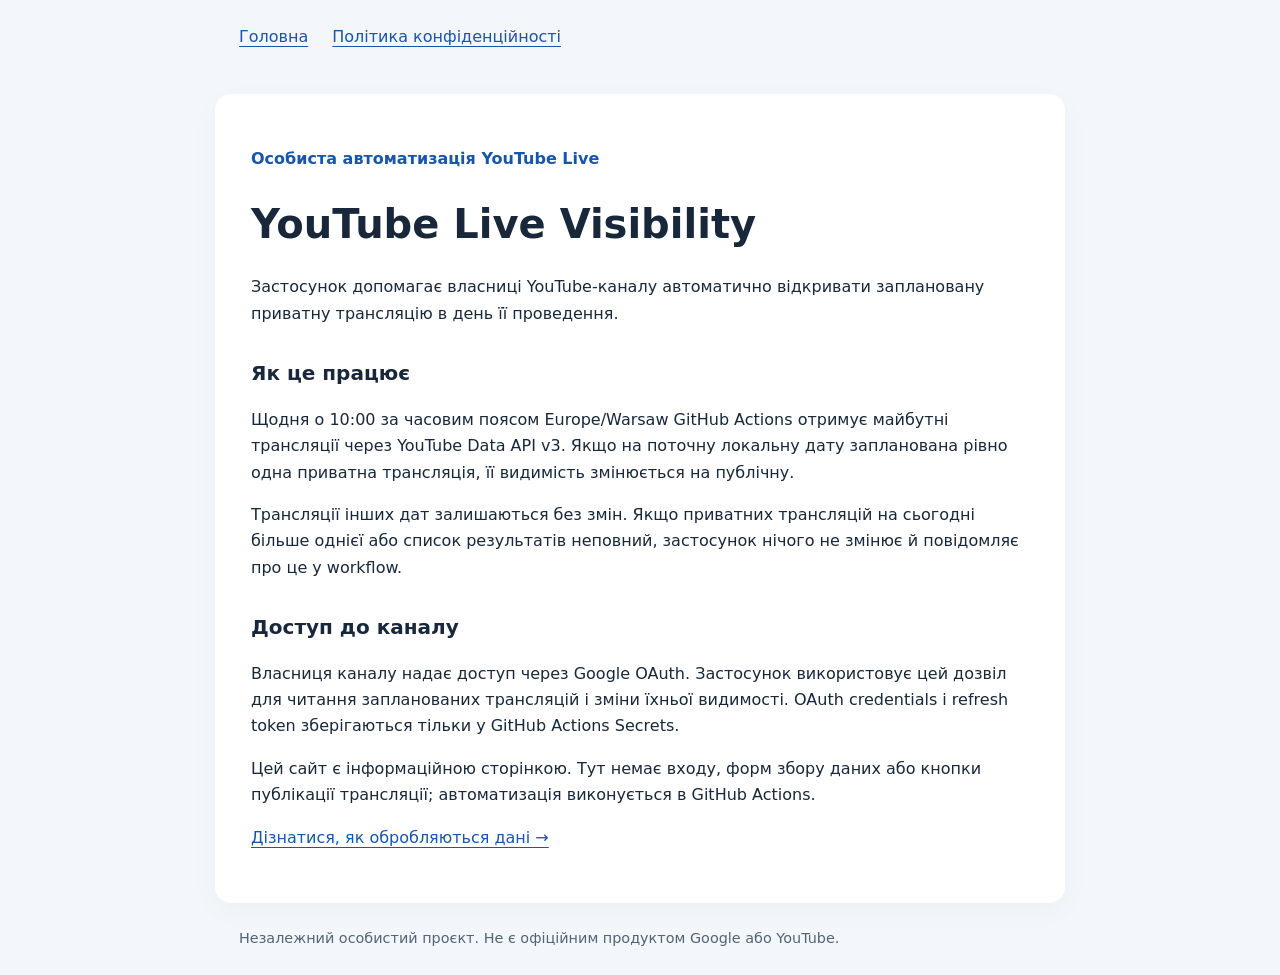
<file: index.html>
<!doctype html>
<html lang="uk">
<head>
  <meta charset="utf-8">
  <meta name="viewport" content="width=device-width, initial-scale=1">
  <meta name="description" content="Особиста автоматизація видимості запланованих трансляцій YouTube Live.">
  <title>YouTube Live Visibility — головна</title>
  <link rel="stylesheet" href="style.css">
</head>
<body>
  <header><nav aria-label="Основна навігація"><a href="./" aria-current="page">Головна</a><a href="privacy.html">Політика конфіденційності</a></nav></header>
  <main>
    <p class="badge">Особиста автоматизація YouTube Live</p>
    <h1>YouTube Live Visibility</h1>
    <p>Застосунок допомагає власниці YouTube-каналу автоматично відкривати заплановану приватну трансляцію в день її проведення.</p>
    <h2>Як це працює</h2>
    <p>Щодня о 10:00 за часовим поясом Europe/Warsaw GitHub Actions отримує майбутні трансляції через YouTube Data API v3. Якщо на поточну локальну дату запланована рівно одна приватна трансляція, її видимість змінюється на публічну.</p>
    <p>Трансляції інших дат залишаються без змін. Якщо приватних трансляцій на сьогодні більше однієї або список результатів неповний, застосунок нічого не змінює й повідомляє про це у workflow.</p>
    <h2>Доступ до каналу</h2>
    <p>Власниця каналу надає доступ через Google OAuth. Застосунок використовує цей дозвіл для читання запланованих трансляцій і зміни їхньої видимості. OAuth credentials і refresh token зберігаються тільки у GitHub Actions Secrets.</p>
    <p>Цей сайт є інформаційною сторінкою. Тут немає входу, форм збору даних або кнопки публікації трансляції; автоматизація виконується в GitHub Actions.</p>
    <p><a href="privacy.html">Дізнатися, як обробляються дані →</a></p>
  </main>
  <footer>Незалежний особистий проєкт. Не є офіційним продуктом Google або YouTube.</footer>
</body>
</html>
</file>
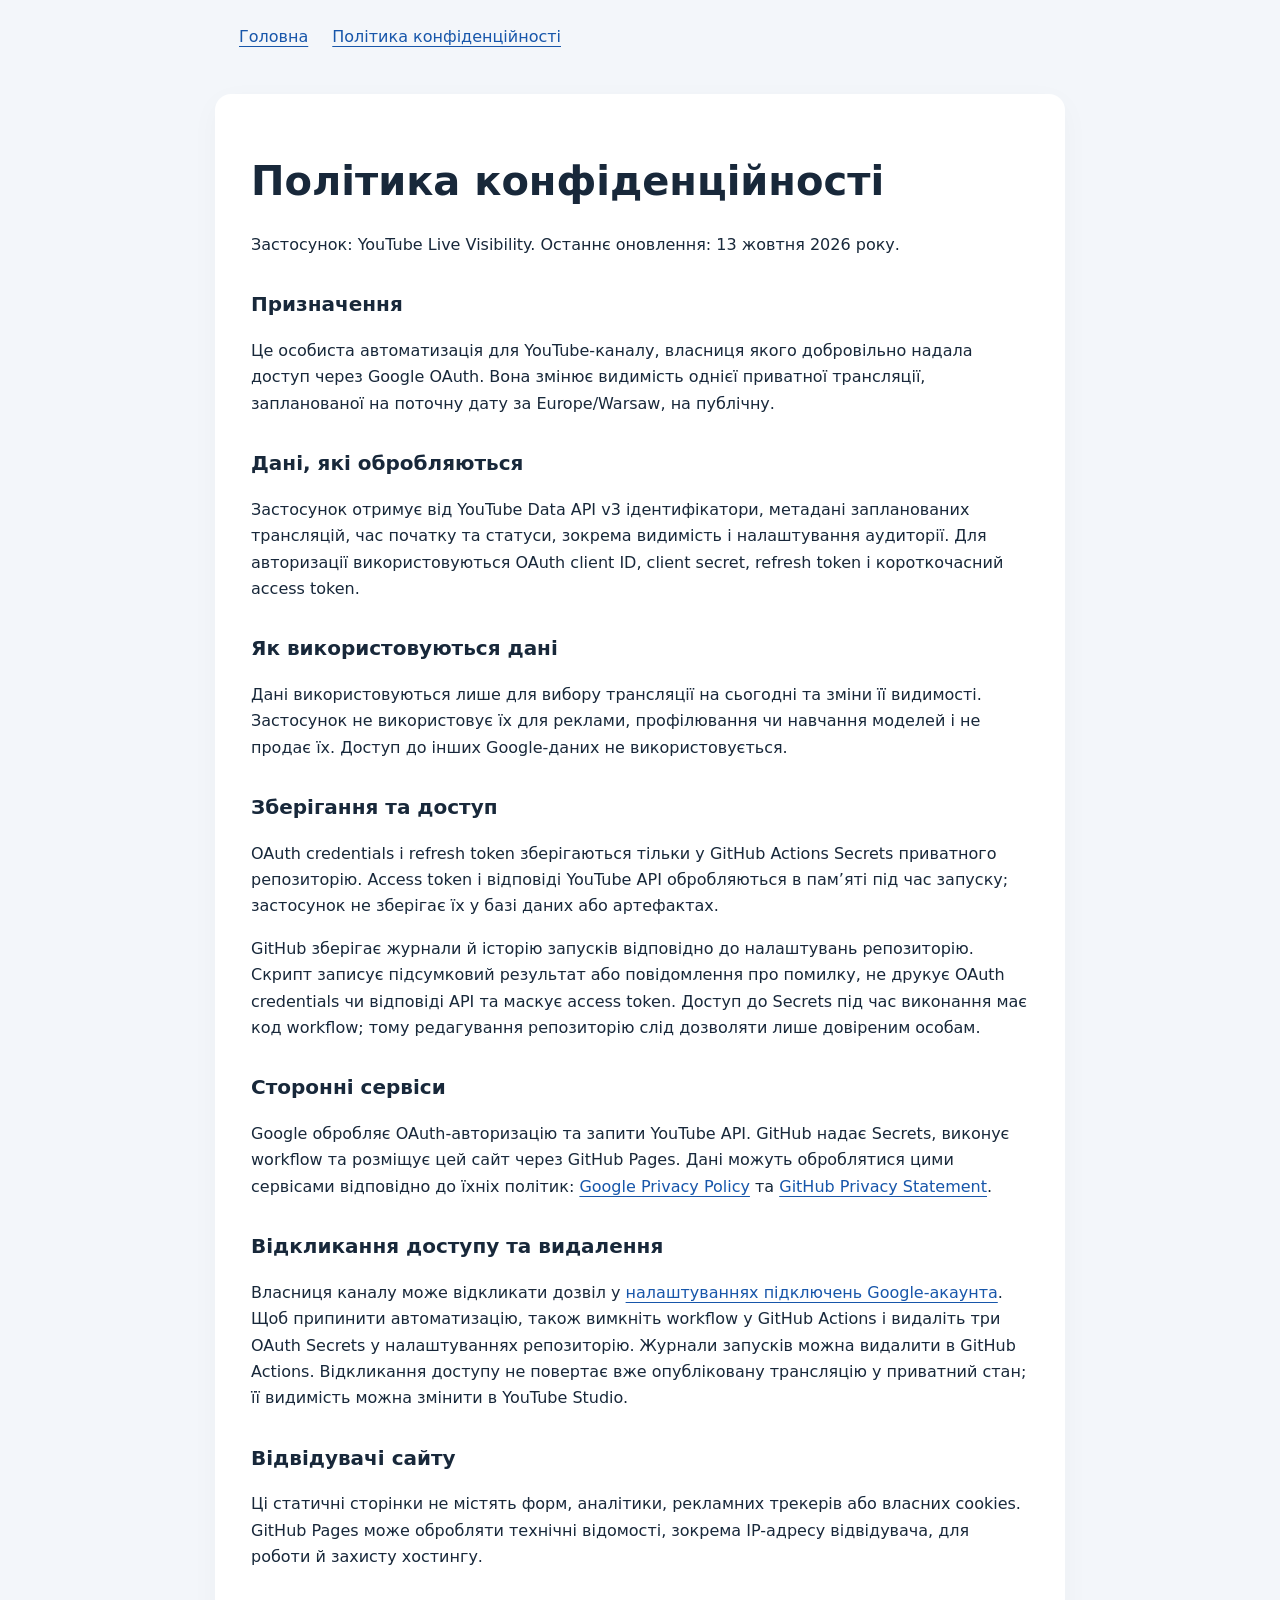
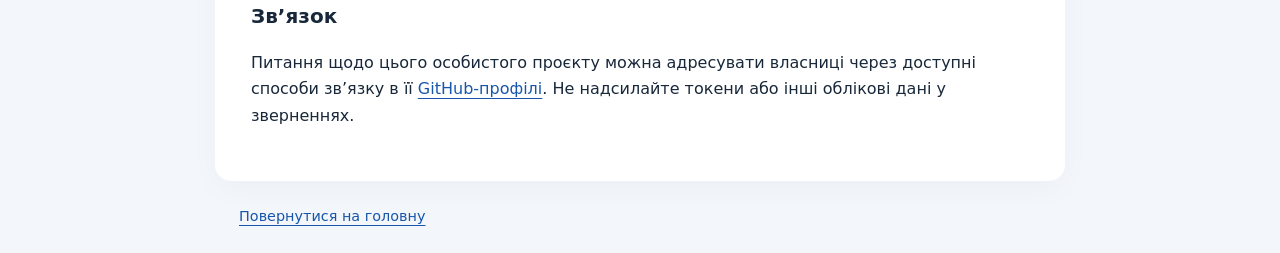
<file: privacy.html>
<!doctype html>
<html lang="uk">
<head>
  <meta charset="utf-8">
  <meta name="viewport" content="width=device-width, initial-scale=1">
  <meta name="description" content="Політика конфіденційності застосунку YouTube Live Visibility.">
  <title>Політика конфіденційності — YouTube Live Visibility</title>
  <link rel="stylesheet" href="style.css">
</head>
<body>
  <header><nav aria-label="Основна навігація"><a href="./">Головна</a><a href="privacy.html" aria-current="page">Політика конфіденційності</a></nav></header>
  <main>
    <h1>Політика конфіденційності</h1>
    <p>Застосунок: YouTube Live Visibility. Останнє оновлення: 13 жовтня 2026 року.</p>
    <h2>Призначення</h2>
    <p>Це особиста автоматизація для YouTube-каналу, власниця якого добровільно надала доступ через Google OAuth. Вона змінює видимість однієї приватної трансляції, запланованої на поточну дату за Europe/Warsaw, на публічну.</p>
    <h2>Дані, які обробляються</h2>
    <p>Застосунок отримує від YouTube Data API v3 ідентифікатори, метадані запланованих трансляцій, час початку та статуси, зокрема видимість і налаштування аудиторії. Для авторизації використовуються OAuth client ID, client secret, refresh token і короткочасний access token.</p>
    <h2>Як використовуються дані</h2>
    <p>Дані використовуються лише для вибору трансляції на сьогодні та зміни її видимості. Застосунок не використовує їх для реклами, профілювання чи навчання моделей і не продає їх. Доступ до інших Google-даних не використовується.</p>
    <h2>Зберігання та доступ</h2>
    <p>OAuth credentials і refresh token зберігаються тільки у GitHub Actions Secrets приватного репозиторію. Access token і відповіді YouTube API обробляються в пам’яті під час запуску; застосунок не зберігає їх у базі даних або артефактах.</p>
    <p>GitHub зберігає журнали й історію запусків відповідно до налаштувань репозиторію. Скрипт записує підсумковий результат або повідомлення про помилку, не друкує OAuth credentials чи відповіді API та маскує access token. Доступ до Secrets під час виконання має код workflow; тому редагування репозиторію слід дозволяти лише довіреним особам.</p>
    <h2>Сторонні сервіси</h2>
    <p>Google обробляє OAuth-авторизацію та запити YouTube API. GitHub надає Secrets, виконує workflow та розміщує цей сайт через GitHub Pages. Дані можуть оброблятися цими сервісами відповідно до їхніх політик: <a href="https://policies.google.com/privacy">Google Privacy Policy</a> та <a href="https://docs.github.com/en/site-policy/privacy-policies/github-general-privacy-statement">GitHub Privacy Statement</a>.</p>
    <h2>Відкликання доступу та видалення</h2>
    <p>Власниця каналу може відкликати дозвіл у <a href="https://myaccount.google.com/connections">налаштуваннях підключень Google-акаунта</a>. Щоб припинити автоматизацію, також вимкніть workflow у GitHub Actions і видаліть три OAuth Secrets у налаштуваннях репозиторію. Журнали запусків можна видалити в GitHub Actions. Відкликання доступу не повертає вже опубліковану трансляцію у приватний стан; її видимість можна змінити в YouTube Studio.</p>
    <h2>Відвідувачі сайту</h2>
    <p>Ці статичні сторінки не містять форм, аналітики, рекламних трекерів або власних cookies. GitHub Pages може обробляти технічні відомості, зокрема IP-адресу відвідувача, для роботи й захисту хостингу.</p>
    <h2>Зв’язок</h2>
    <p>Питання щодо цього особистого проєкту можна адресувати власниці через доступні способи зв’язку в її <a href="https://github.com/LeeRina19918">GitHub-профілі</a>. Не надсилайте токени або інші облікові дані у зверненнях.</p>
  </main>
  <footer><a href="./">Повернутися на головну</a></footer>
</body>
</html>
</file>
<file: style.css>
:root { color-scheme: light; font-family: system-ui, sans-serif; color: #18283a; background: #f3f6fa; }
* { box-sizing: border-box; }
body { margin: 0; line-height: 1.65; }
header, main, footer { max-width: 850px; margin: auto; padding: 24px; }
nav { display: flex; flex-wrap: wrap; gap: 24px; }
a { color: #1756aa; text-underline-offset: 4px; }
main { margin-top: 20px; background: white; border-radius: 16px; padding: 36px; box-shadow: 0 8px 30px #18283a08; }
h1 { font-size: clamp(1.8rem, 5vw, 2.5rem); line-height: 1.2; }
h2 { font-size: 1.25rem; margin-top: 30px; }
.badge { color: #1756aa; font-weight: 600; }
footer { font-size: .9rem; color: #536477; }
@media (max-width: 600px) { main { margin: 12px; padding: 24px; } }
</file>
